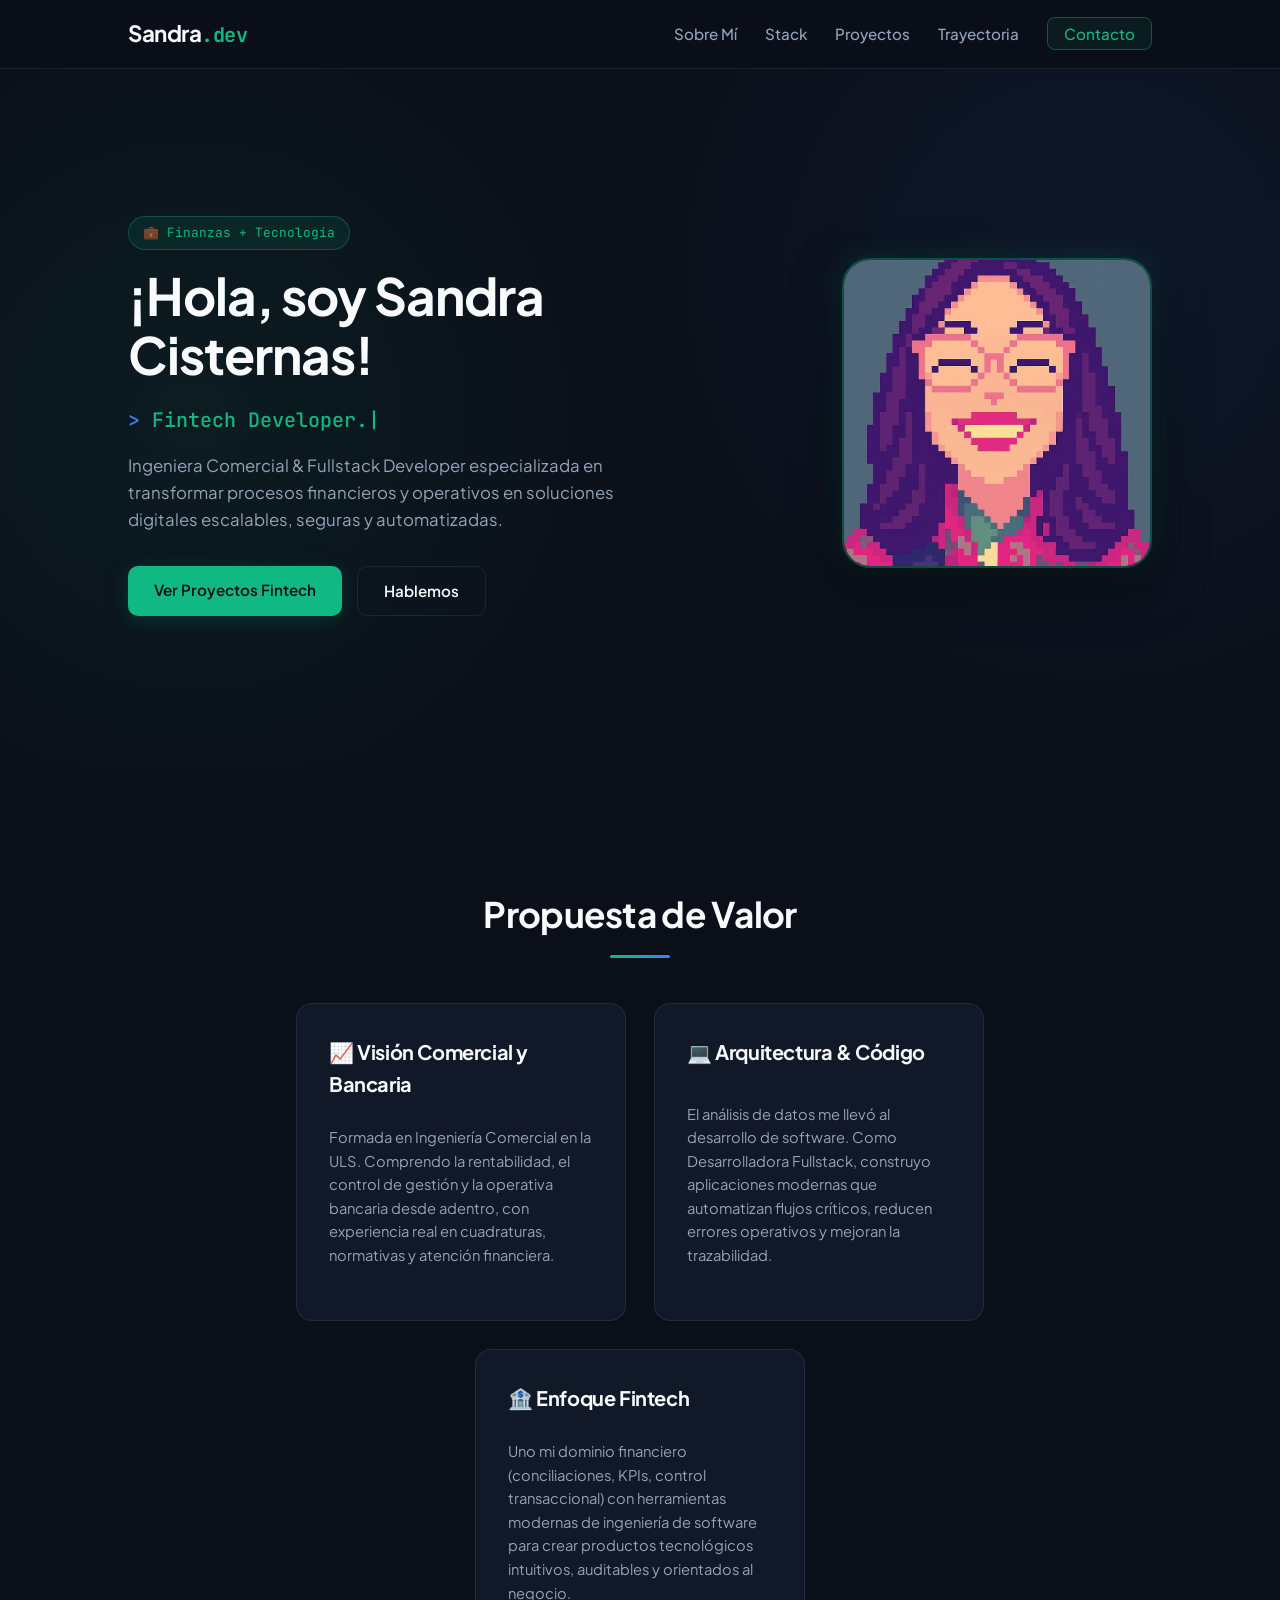
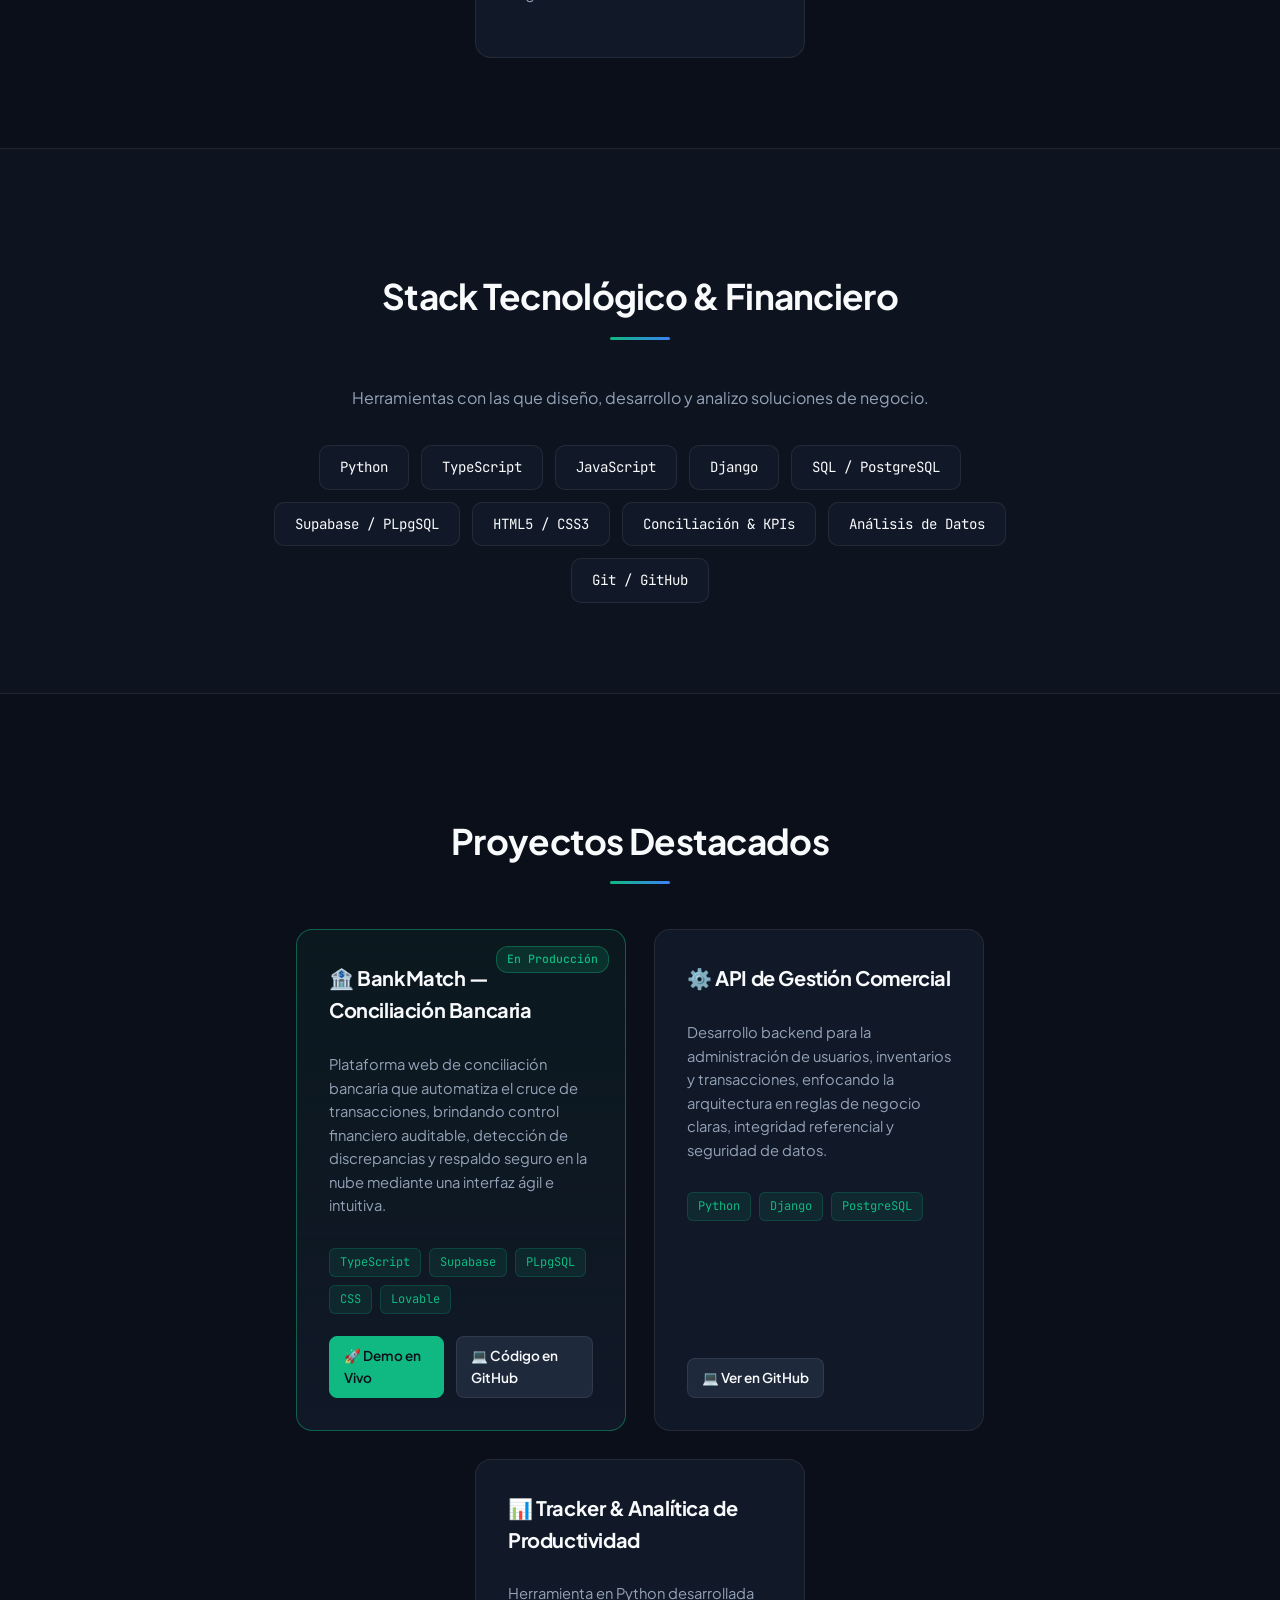
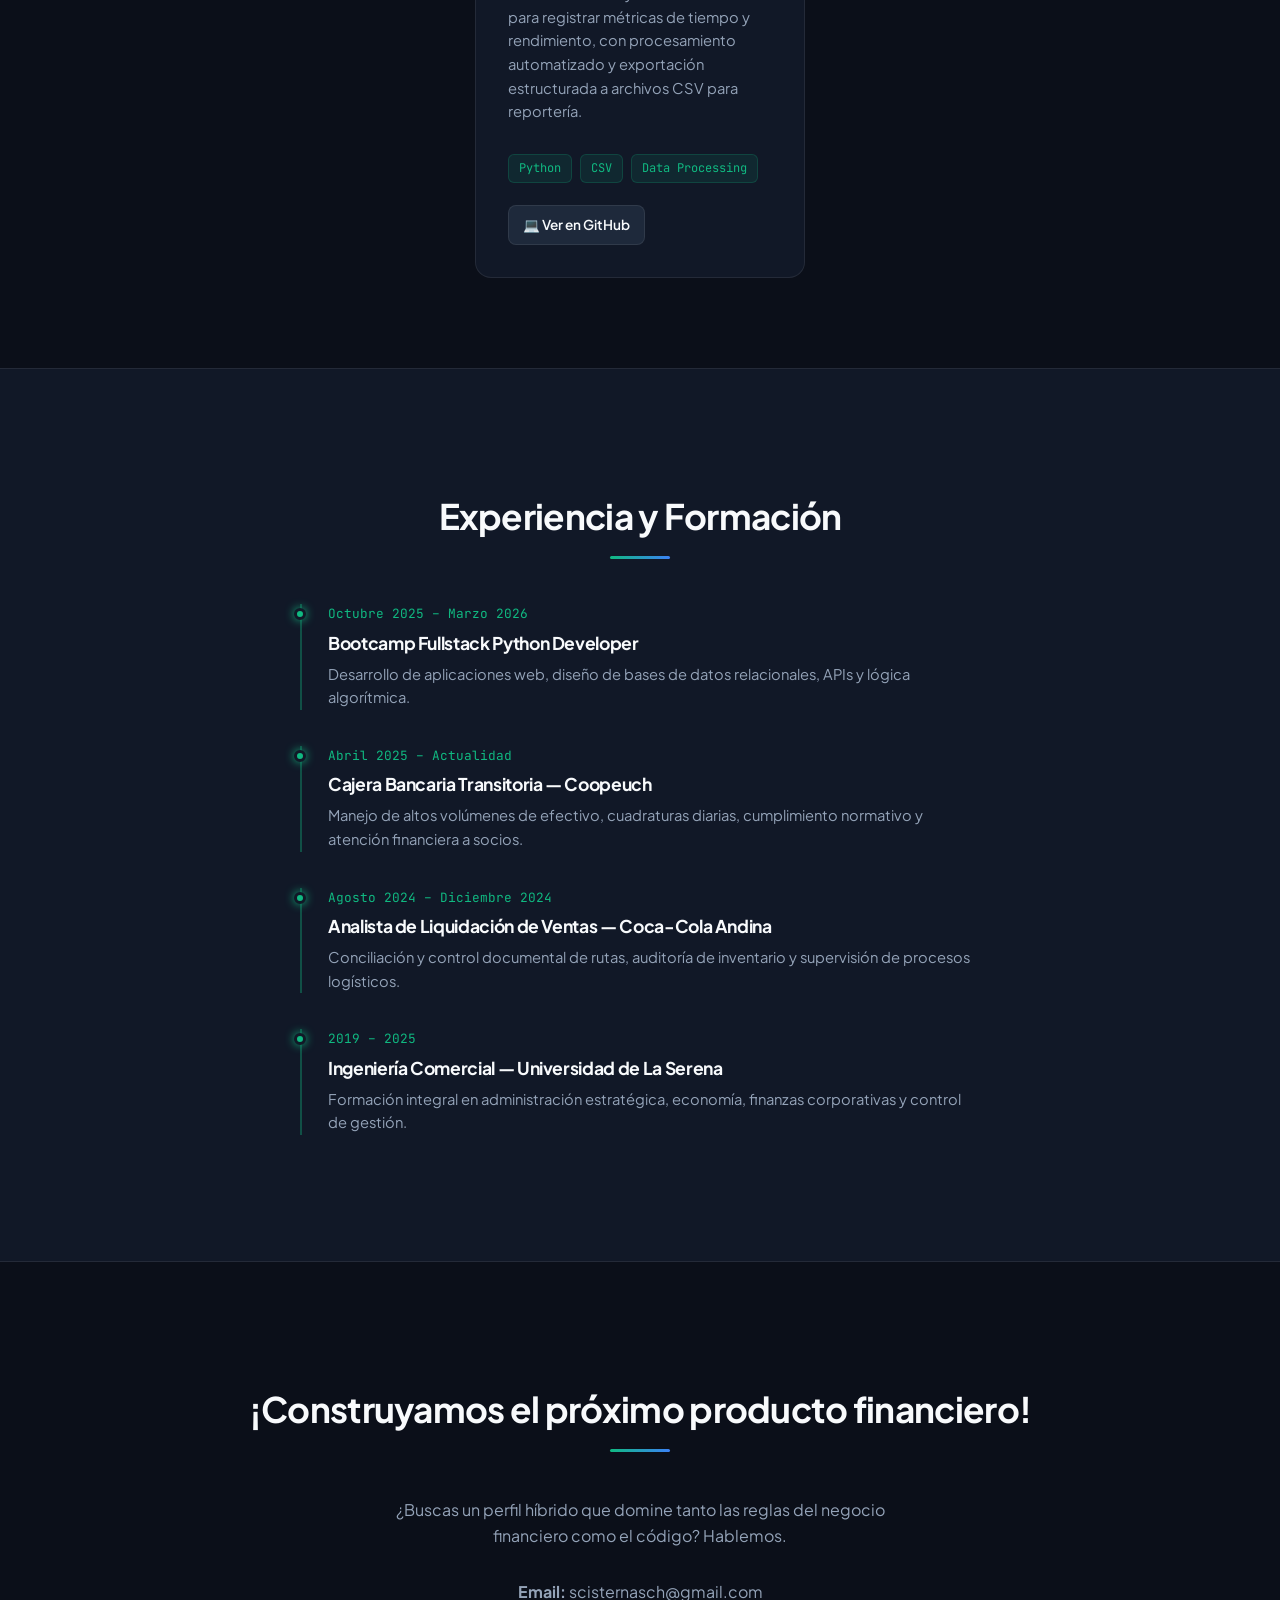
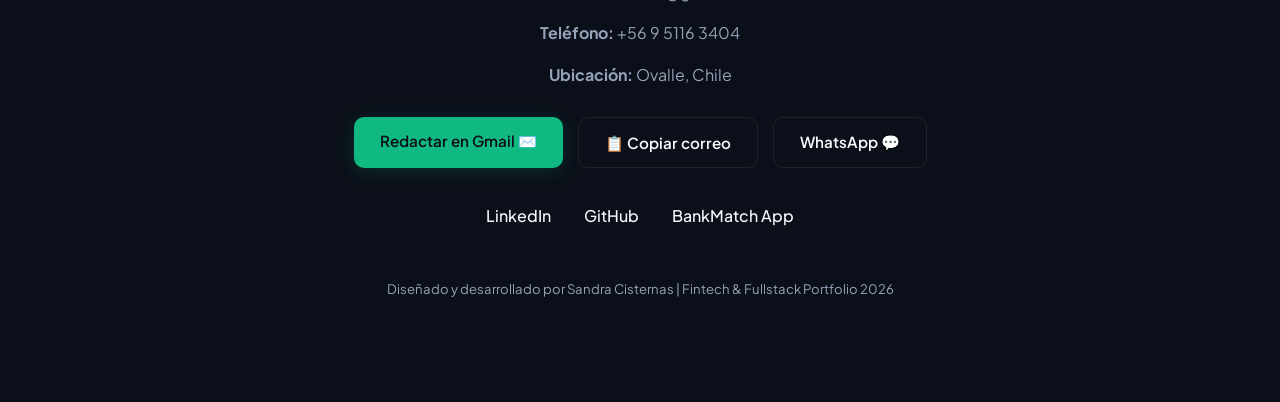
<file: index.html>
<!DOCTYPE html>
<html lang="es">
<head>
    <meta charset="UTF-8">
    <meta name="viewport" content="width=device-width, initial-scale=1.0">
    <title>Sandra Cisternas | Fintech & Fullstack Developer</title>
    <link rel="stylesheet" href="style.css">
    <link href="https://fonts.googleapis.com/css2?family=JetBrains+Mono:wght@400;500&family=Plus+Jakarta+Sans:wght@300;400;500;600;700&display=swap" rel="stylesheet">
</head>
<body>

    <nav class="navbar">
        <div class="nav-logo">Sandra<span>.dev</span></div>
        <ul class="nav-links">
            <li><a href="#sobre-mi">Sobre Mí</a></li>
            <li><a href="#habilidades">Stack</a></li>
            <li><a href="#proyectos">Proyectos</a></li>
            <li><a href="#experiencia">Trayectoria</a></li>
            <li><a href="#contacto" class="nav-cta">Contacto</a></li>
        </ul>
    </nav>

    <header class="hero">
        <div class="hero-text">
            <span class="hero-badge">💼 Finanzas + Tecnología</span>
            <h1>¡Hola, soy Sandra Cisternas!</h1>
            <p class="typewriter-container">
                <span class="prompt">&gt;</span> <span id="typewriter-text"></span><span class="cursor">|</span>
            </p>
            <p class="subtitle">Ingeniera Comercial & Fullstack Developer especializada en transformar procesos financieros y operativos en soluciones digitales escalables, seguras y automatizadas.</p>
            <div class="hero-buttons">
                <a href="#proyectos" class="btn btn-primary">Ver Proyectos Fintech</a>
                <a href="#contacto" class="btn btn-outline">Hablemos</a>
            </div>
        </div>
        <div class="hero-img-container">
            <img src="perfil github.jpg" alt="Sandra Cisternas" class="hero-img">
        </div>
    </header>

    <section id="sobre-mi" class="about">
        <h2>Propuesta de Valor</h2>
        <div class="divider"></div>
        <div class="cards-container">
            <div class="card">
                <h3>📈 Visión Comercial y Bancaria</h3>
                <p>Formada en Ingeniería Comercial en la ULS. Comprendo la rentabilidad, el control de gestión y la operativa bancaria desde adentro, con experiencia real en cuadraturas, normativas y atención financiera.</p>
            </div>
            <div class="card">
                <h3>💻 Arquitectura & Código</h3>
                <p>El análisis de datos me llevó al desarrollo de software. Como Desarrolladora Fullstack, construyo aplicaciones modernas que automatizan flujos críticos, reducen errores operativos y mejoran la trazabilidad.</p>
            </div>
            <div class="card">
                <h3>🏦 Enfoque Fintech</h3>
                <p>Uno mi dominio financiero (conciliaciones, KPIs, control transaccional) con herramientas modernas de ingeniería de software para crear productos tecnológicos intuitivos, auditables y orientados al negocio.</p>
            </div>
        </div>
    </section>

    <section id="habilidades" class="skills">
        <h2>Stack Tecnológico & Financiero</h2>
        <div class="divider"></div>
        <p class="skills-desc">Herramientas con las que diseño, desarrollo y analizo soluciones de negocio.</p>
        <div class="tags-container">
            <span class="tag">Python</span>
            <span class="tag">TypeScript</span>
            <span class="tag">JavaScript</span>
            <span class="tag">Django</span>
            <span class="tag">SQL / PostgreSQL</span>
            <span class="tag">Supabase / PLpgSQL</span>
            <span class="tag">HTML5 / CSS3</span>
            <span class="tag">Conciliación & KPIs</span>
            <span class="tag">Análisis de Datos</span>
            <span class="tag">Git / GitHub</span>
        </div>
    </section>

    <section id="proyectos" class="projects">
        <h2>Proyectos Destacados</h2>
        <div class="divider"></div>
        <div class="cards-container">
            
            <!-- Proyecto Principal: BankMatch -->
            <div class="card project-card featured-project">
                <div class="project-badge">En Producción</div>
                <h3>🏦 BankMatch — Conciliación Bancaria</h3>
                <p>Plataforma web de conciliación bancaria que automatiza el cruce de transacciones, brindando control financiero auditable, detección de discrepancias y respaldo seguro en la nube mediante una interfaz ágil e intuitiva.</p>
                <div class="tech-tags">
                    <span>TypeScript</span>
                    <span>Supabase</span>
                    <span>PLpgSQL</span>
                    <span>CSS</span>
                    <span>Lovable</span>
                </div>
                <div class="project-links">
                    <a href="https://bankmatch.lovable.app/" target="_blank" class="btn-small btn-live">🚀 Demo en Vivo</a>
                    <a href="https://github.com/Sandriiwiis/bankmatch" target="_blank" class="btn-small">💻 Código en GitHub</a>
                </div>
            </div>

            <!-- Proyecto 2 -->
            <div class="card project-card">
                <h3>⚙️ API de Gestión Comercial</h3>
                <p>Desarrollo backend para la administración de usuarios, inventarios y transacciones, enfocando la arquitectura en reglas de negocio claras, integridad referencial y seguridad de datos.</p>
                <div class="tech-tags">
                    <span>Python</span>
                    <span>Django</span>
                    <span>PostgreSQL</span>
                </div>
                <div class="project-links">
                    <a href="https://github.com/Sandriiwiis" target="_blank" class="btn-small">💻 Ver en GitHub</a>
                </div>
            </div>

            <!-- Proyecto 3 -->
            <div class="card project-card">
                <h3>📊 Tracker & Analítica de Productividad</h3>
                <p>Herramienta en Python desarrollada para registrar métricas de tiempo y rendimiento, con procesamiento automatizado y exportación estructurada a archivos CSV para reportería.</p>
                <div class="tech-tags">
                    <span>Python</span>
                    <span>CSV</span>
                    <span>Data Processing</span>
                </div>
                <div class="project-links">
                    <a href="https://github.com/Sandriiwiis" target="_blank" class="btn-small">💻 Ver en GitHub</a>
                </div>
            </div>

        </div>
    </section>

    <section id="experiencia" class="experience">
        <h2>Experiencia y Formación</h2>
        <div class="divider"></div>
        <div class="timeline">
            <div class="timeline-item">
                <span class="timeline-date">Octubre 2025 – Marzo 2026</span>
                <h4>Bootcamp Fullstack Python Developer</h4>
                <p>Desarrollo de aplicaciones web, diseño de bases de datos relacionales, APIs y lógica algorítmica.</p>
            </div>
            <div class="timeline-item">
                <span class="timeline-date">Abril 2025 – Actualidad</span>
                <h4>Cajera Bancaria Transitoria — Coopeuch</h4>
                <p>Manejo de altos volúmenes de efectivo, cuadraturas diarias, cumplimiento normativo y atención financiera a socios.</p>
            </div>
            <div class="timeline-item">
                <span class="timeline-date">Agosto 2024 – Diciembre 2024</span>
                <h4>Analista de Liquidación de Ventas — Coca-Cola Andina</h4>
                <p>Conciliación y control documental de rutas, auditoría de inventario y supervisión de procesos logísticos.</p>
            </div>
            <div class="timeline-item">
                <span class="timeline-date">2019 – 2025</span>
                <h4>Ingeniería Comercial — Universidad de La Serena</h4>
                <p>Formación integral en administración estratégica, economía, finanzas corporativas y control de gestión.</p>
            </div>
        </div>
    </section>

    <section id="contacto" class="contact">
        <h2>¡Construyamos el próximo producto financiero!</h2>
        <div class="divider"></div>
        <p class="contact-subtitle">¿Buscas un perfil híbrido que domine tanto las reglas del negocio financiero como el código? Hablemos.</p>
        <div class="contact-info">
            <p><strong>Email:</strong> scisternasch@gmail.com</p>
            <p><strong>Teléfono:</strong> +56 9 5116 3404</p>
            <p><strong>Ubicación:</strong> Ovalle, Chile</p>
        </div>
        <div class="contact-buttons">
            <a href="https://mail.google.com/mail/?view=cm&fs=1&to=scisternasch@gmail.com&su=Contacto%20desde%20tu%20Portafolio" target="_blank" class="btn btn-primary">Redactar en Gmail ✉️</a>
            <button id="copy-email-btn" class="btn btn-outline" onclick="copyEmail()">📋 Copiar correo</button>
            <a href="https://wa.me/56951163404?text=Hola%20Sandra,%20vi%20tu%20portafolio%20y%20me%20gustaría%20contactarte." target="_blank" class="btn btn-outline">WhatsApp 💬</a>
        </div>
        
        <div class="social-links">
            <a href="https://www.linkedin.com/in/sandra-cisternas-chinga-566505119/" target="_blank">LinkedIn</a>
            <a href="https://github.com/Sandriiwiis" target="_blank">GitHub</a>
            <a href="https://bankmatch.lovable.app/" target="_blank">BankMatch App</a>
        </div>
        <p class="footer-note">Diseñado y desarrollado por Sandra Cisternas | Fintech & Fullstack Portfolio 2026</p>
    </section>

    <script src="script.js?v=2"></script>
</body>
</html>
</file>
<file: style.css>
/* Paleta Fintech Moderna: Dark Slate, Emerald Green & Electric Blue */
:root {
    --bg-dark: #0b0f19;
    --bg-section: #111827;
    --bg-elevated: #1e293b;
    --text-light: #f8fafc;
    --text-muted: #94a3b8;
    --primary: #10b981;
    --primary-hover: #059669;
    --accent: #3b82f6;
    --border-color: rgba(255, 255, 255, 0.08);
    --glow: rgba(16, 185, 129, 0.18);
}

html {
    scroll-behavior: smooth;
    box-sizing: border-box;
}

*, *::before, *::after {
    box-sizing: inherit;
}

body {
    margin: 0;
    font-family: 'Plus Jakarta Sans', sans-serif;
    background-color: var(--bg-dark);
    color: var(--text-light);
    line-height: 1.6;
}

h1, h2, h3, h4 {
    font-family: 'Plus Jakarta Sans', sans-serif;
    font-weight: 700;
    letter-spacing: -0.02em;
}

h2 {
    font-size: 2.2em;
    margin-bottom: 10px;
}

.divider {
    width: 60px;
    height: 3px;
    background: linear-gradient(90deg, var(--primary), var(--accent));
    border-radius: 2px;
    margin: 12px auto 45px;
}

/* Barra de Navegación con Glassmorphism */
.navbar {
    display: flex;
    justify-content: space-between;
    align-items: center;
    padding: 16px 10%;
    background-color: rgba(11, 15, 25, 0.85);
    backdrop-filter: blur(12px);
    position: fixed;
    top: 0;
    left: 0;
    width: 100%;
    z-index: 1000;
    border-bottom: 1px solid var(--border-color);
}

.nav-logo {
    font-size: 1.4em;
    color: var(--text-light);
    font-weight: 700;
    letter-spacing: -0.5px;
}

.nav-logo span {
    color: var(--primary);
    font-family: 'JetBrains Mono', monospace;
    font-size: 0.9em;
}

.nav-links {
    list-style: none;
    display: flex;
    align-items: center;
    gap: 28px;
    margin: 0;
    padding: 0;
}

.nav-links a {
    color: var(--text-muted);
    text-decoration: none;
    font-weight: 500;
    transition: color 0.25s ease;
    font-size: 0.95em;
}

.nav-links a:hover {
    color: var(--primary);
}

.nav-links .nav-cta {
    color: var(--primary);
    border: 1px solid rgba(16, 185, 129, 0.4);
    padding: 6px 16px;
    border-radius: 8px;
    background: rgba(16, 185, 129, 0.08);
}

.nav-links .nav-cta:hover {
    background: var(--primary);
    color: var(--bg-dark);
}

/* Hero Section */
.hero {
    margin-top: 65px;
    display: flex;
    justify-content: space-between;
    align-items: center;
    gap: 40px;
    padding: 100px 10%;
    background: radial-gradient(circle at 15% 50%, rgba(16, 185, 129, 0.08), transparent 40%),
                radial-gradient(circle at 85% 30%, rgba(59, 130, 246, 0.08), transparent 40%),
                var(--bg-dark);
    min-height: 78vh;
}

.hero-text {
    max-width: 580px;
}

.hero-badge {
    display: inline-block;
    font-family: 'JetBrains Mono', monospace;
    font-size: 0.8em;
    color: var(--primary);
    background: rgba(16, 185, 129, 0.1);
    border: 1px solid rgba(16, 185, 129, 0.3);
    padding: 6px 14px;
    border-radius: 20px;
    margin-bottom: 16px;
}

.hero-text h1 {
    font-size: 3.2em;
    line-height: 1.15;
    margin: 0 0 15px;
}

.typewriter-container {
    font-family: 'JetBrains Mono', monospace;
    font-size: 1.25em;
    color: var(--primary);
    font-weight: 500;
    margin-bottom: 16px;
    height: 32px;
}

.prompt {
    color: var(--accent);
}

.cursor {
    animation: blink 0.8s infinite;
}

@keyframes blink {
    0%, 100% { opacity: 1; }
    50% { opacity: 0; }
}

.subtitle {
    color: var(--text-muted);
    font-size: 1.05em;
    margin-bottom: 32px;
    max-width: 520px;
}

.hero-buttons {
    display: flex;
    gap: 15px;
    flex-wrap: wrap;
}

.btn {
    padding: 12px 26px;
    text-decoration: none;
    border-radius: 10px;
    font-weight: 600;
    font-size: 0.95em;
    transition: all 0.25s ease;
    display: inline-block;
}

.btn-primary {
    background-color: var(--primary);
    color: var(--bg-dark);
    box-shadow: 0 4px 20px var(--glow);
}

.btn-primary:hover {
    background-color: var(--primary-hover);
    transform: translateY(-2px);
}

.btn-outline {
    background-color: transparent;
    color: var(--text-light);
    border: 1px solid var(--border-color);
}

.btn-outline:hover {
    border-color: var(--primary);
    color: var(--primary);
}

.hero-img {
    width: 310px;
    height: 310px;
    border-radius: 28px;
    box-shadow: 0 20px 50px rgba(0, 0, 0, 0.5), 0 0 30px var(--glow);
    border: 2px solid rgba(16, 185, 129, 0.35);
    object-fit: cover;
    transition: transform 0.3s ease, border-color 0.3s ease;
}

.hero-img:hover {
    transform: translateY(-5px);
    border-color: var(--primary);
}

/* Secciones y Tarjetas */
section {
    padding: 90px 10%;
    text-align: center;
}

.cards-container {
    display: flex;
    gap: 28px;
    justify-content: center;
    flex-wrap: wrap;
}

.card {
    background-color: var(--bg-section);
    padding: 32px;
    border-radius: 16px;
    width: 330px;
    border: 1px solid var(--border-color);
    text-align: left;
    transition: transform 0.3s ease, border-color 0.3s ease, box-shadow 0.3s ease;
    display: flex;
    flex-direction: column;
    justify-content: space-between;
    position: relative;
}

.card:hover {
    transform: translateY(-6px);
    border-color: rgba(16, 185, 129, 0.4);
    box-shadow: 0 12px 30px rgba(0, 0, 0, 0.4);
}

.card h3 {
    color: var(--text-light);
    font-size: 1.25em;
    margin-top: 0;
    margin-bottom: 12px;
}

.card p {
    color: var(--text-muted);
    font-size: 0.92em;
    margin-bottom: 20px;
}

/* Proyecto Destacado (BankMatch) */
.featured-project {
    border: 1px solid rgba(16, 185, 129, 0.45);
    background: linear-gradient(180deg, rgba(16, 185, 129, 0.06) 0%, var(--bg-section) 100%);
}

.project-badge {
    position: absolute;
    top: 16px;
    right: 16px;
    font-family: 'JetBrains Mono', monospace;
    font-size: 0.72em;
    background: rgba(16, 185, 129, 0.15);
    color: var(--primary);
    border: 1px solid rgba(16, 185, 129, 0.35);
    padding: 3px 10px;
    border-radius: 12px;
    font-weight: 500;
}

/* Habilidades (Stack) */
.skills {
    background-color: rgba(17, 24, 39, 0.5);
    border-top: 1px solid var(--border-color);
    border-bottom: 1px solid var(--border-color);
}

.skills-desc {
    color: var(--text-muted);
    margin-bottom: 35px;
}

.tags-container {
    display: flex;
    justify-content: center;
    gap: 12px;
    flex-wrap: wrap;
    max-width: 820px;
    margin: 0 auto;
}

.tag {
    font-family: 'JetBrains Mono', monospace;
    background-color: var(--bg-section);
    border: 1px solid var(--border-color);
    color: var(--text-light);
    padding: 10px 20px;
    border-radius: 10px;
    font-size: 0.88em;
    transition: all 0.25s ease;
}

.tag:hover {
    border-color: var(--primary);
    color: var(--primary);
    transform: translateY(-2px);
}

/* Etiquetas y Enlaces de Proyectos */
.tech-tags {
    display: flex;
    flex-wrap: wrap;
    gap: 8px;
    margin: 10px 0 22px;
}

.tech-tags span {
    font-family: 'JetBrains Mono', monospace;
    font-size: 0.75em;
    color: var(--primary);
    background: rgba(16, 185, 129, 0.1);
    border: 1px solid rgba(16, 185, 129, 0.2);
    padding: 4px 10px;
    border-radius: 6px;
}

.project-links {
    display: flex;
    gap: 12px;
    align-items: center;
    margin-top: auto;
}

.btn-small {
    color: var(--text-light);
    text-decoration: none;
    font-weight: 600;
    font-size: 0.85em;
    padding: 8px 14px;
    border-radius: 8px;
    border: 1px solid var(--border-color);
    background: var(--bg-elevated);
    transition: all 0.2s ease;
}

.btn-small:hover {
    border-color: var(--primary);
    color: var(--primary);
}

.btn-live {
    background: var(--primary);
    color: var(--bg-dark);
    border-color: var(--primary);
}

.btn-live:hover {
    background: var(--primary-hover);
    color: var(--bg-dark);
}

/* Experiencia y Formación (Timeline Fintech) */
.experience {
    background-color: var(--bg-section);
    border-top: 1px solid var(--border-color);
    border-bottom: 1px solid var(--border-color);
}

.timeline {
    max-width: 680px;
    margin: 0 auto;
    text-align: left;
}

.timeline-item {
    border-left: 2px solid rgba(16, 185, 129, 0.35);
    padding-left: 26px;
    position: relative;
    margin-bottom: 36px;
}

.timeline-item::before {
    content: '';
    width: 12px;
    height: 12px;
    background-color: var(--primary);
    border: 3px solid var(--bg-section);
    border-radius: 50%;
    position: absolute;
    left: -8px;
    top: 4px;
    box-shadow: 0 0 10px var(--primary);
}

.timeline-date {
    font-family: 'JetBrains Mono', monospace;
    font-size: 0.8em;
    color: var(--primary);
    display: block;
    margin-bottom: 4px;
}

.timeline-item h4 {
    margin: 0 0 6px;
    font-size: 1.1em;
    color: var(--text-light);
}

.timeline-item p {
    margin: 0;
    font-size: 0.92em;
    color: var(--text-muted);
}

/* Contacto */
.contact-subtitle {
    color: var(--text-muted);
    max-width: 540px;
    margin: 0 auto;
}

.contact-info {
    margin: 30px 0;
    color: var(--text-muted);
}

.social-links {
    margin: 35px 0;
}

.social-links a {
    color: var(--text-light);
    text-decoration: none;
    margin: 0 15px;
    font-weight: 500;
    transition: color 0.2s;
}

.social-links a:hover {
    color: var(--primary);
}

.footer-note {
    font-size: 0.82em;
    color: var(--text-muted);
    margin-top: 50px;
}

/* Responsive */
@media (max-width: 768px) {
    .navbar {
        padding: 15px 6%;
    }
    .nav-links {
        gap: 15px;
        font-size: 0.85em;
    }
    .hero {
        flex-direction: column-reverse;
        text-align: center;
        padding: 70px 6%;
    }
    .hero-buttons {
        justify-content: center;
    }
    .hero-img {
        width: 220px;
        height: 220px;
    }
    .card {
        width: 100%;
    }
}
.contact-buttons {
    display: flex;
    justify-content: center;
    gap: 15px;
    flex-wrap: wrap;
    margin-top: 20px;
}

button.btn {
    font-family: 'Plus Jakarta Sans', sans-serif;
    cursor: pointer;
}
</file>
